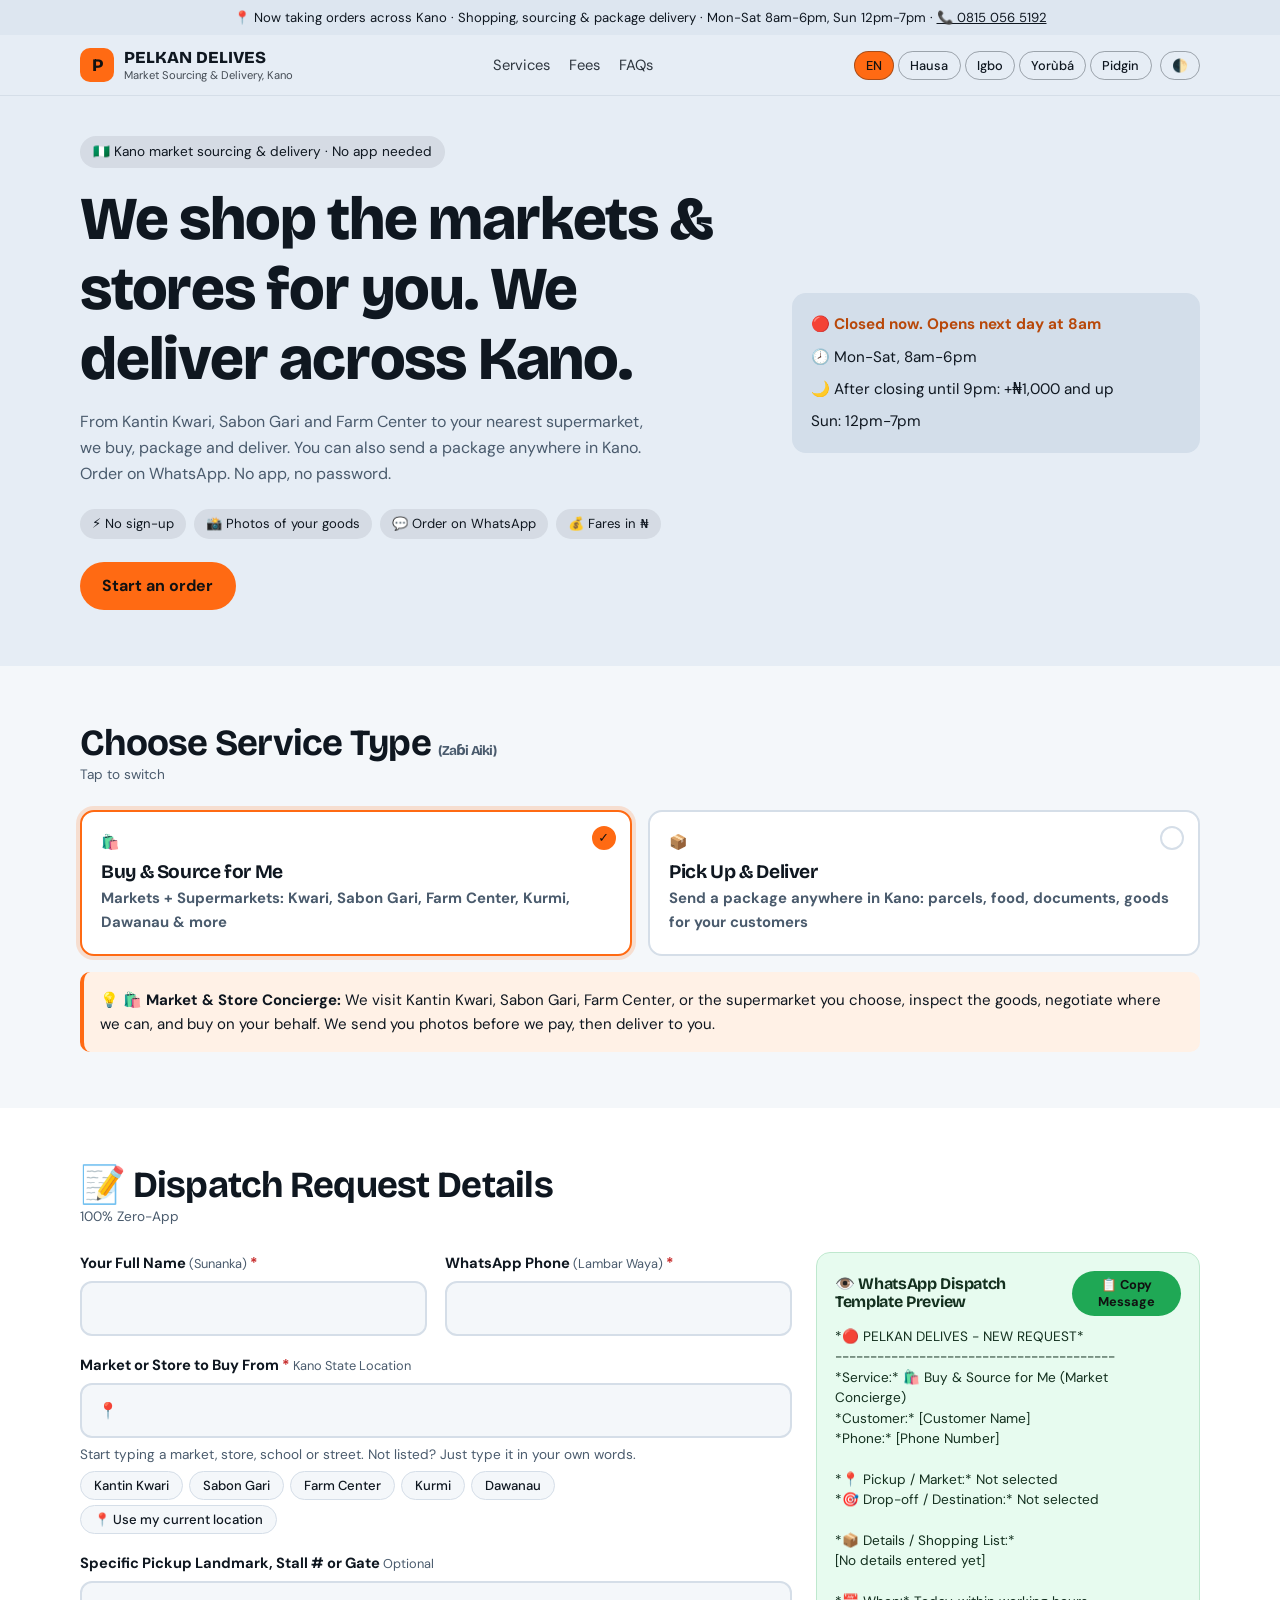
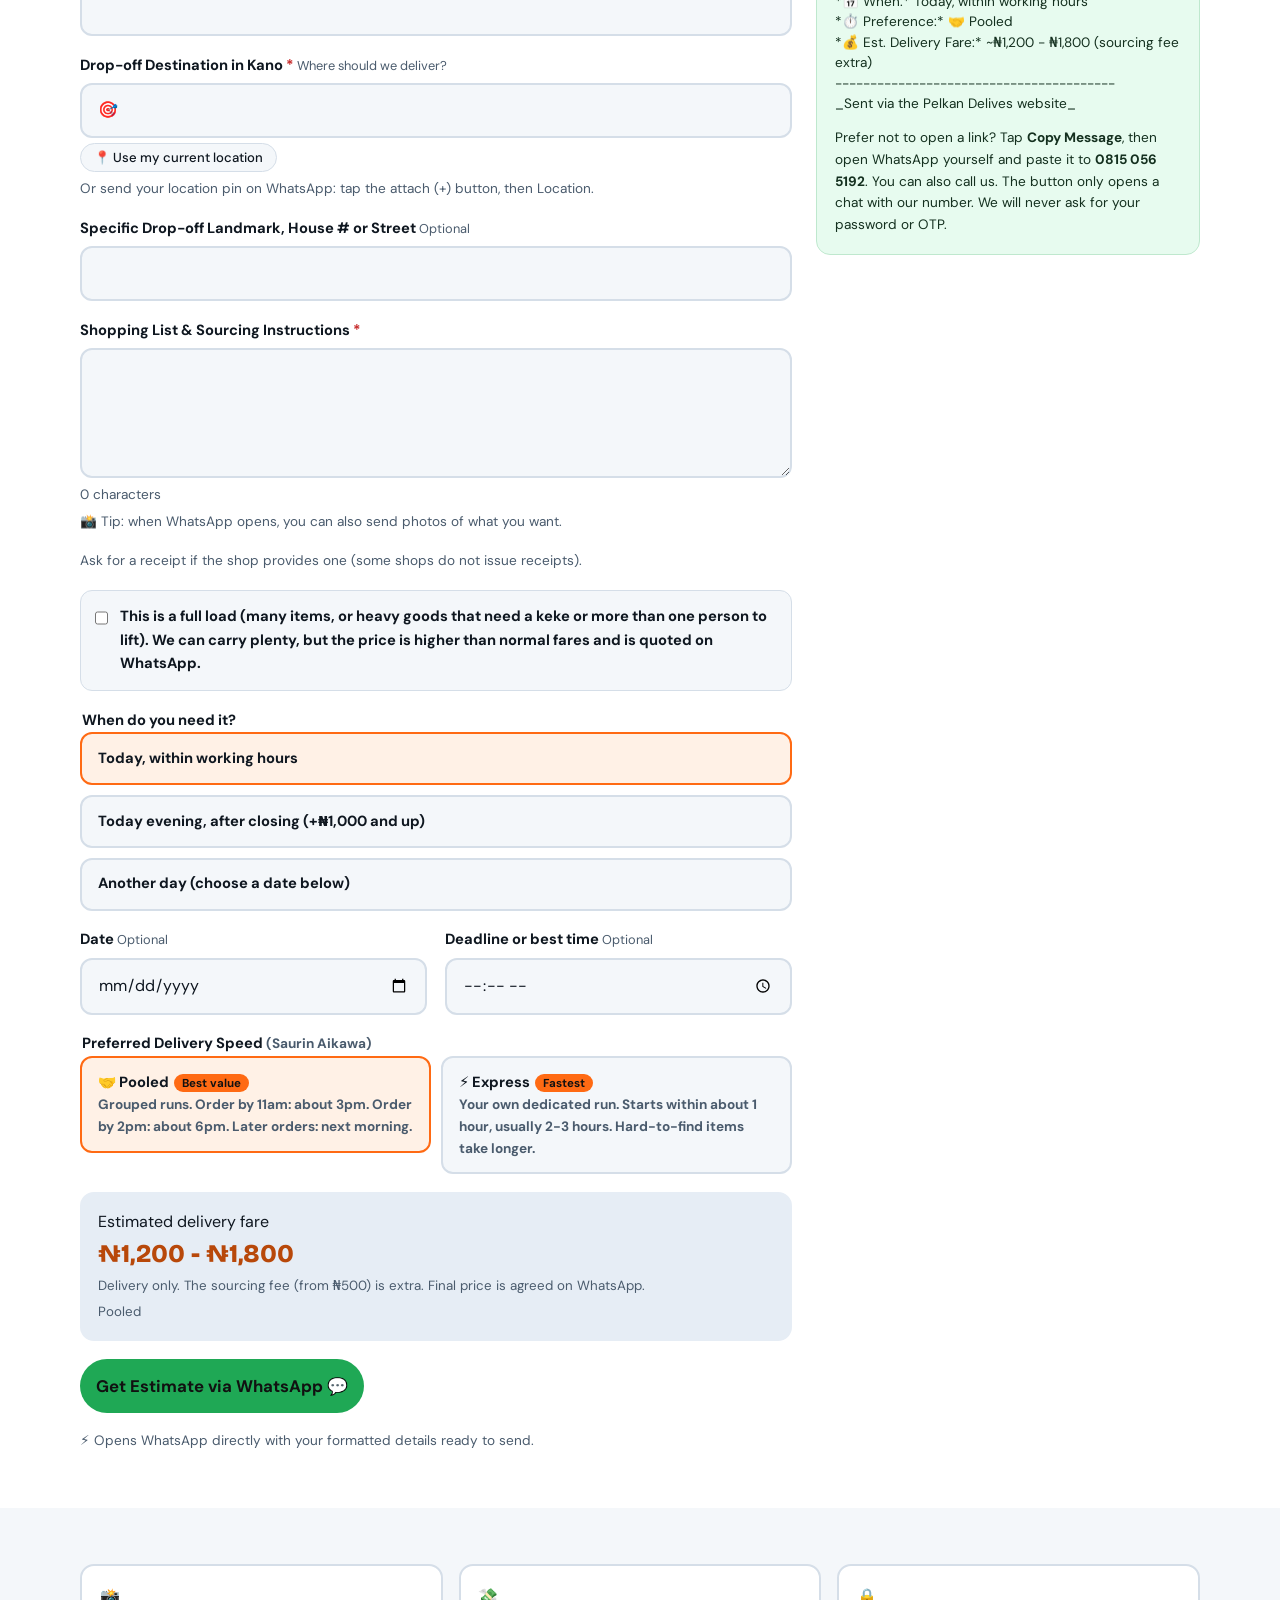
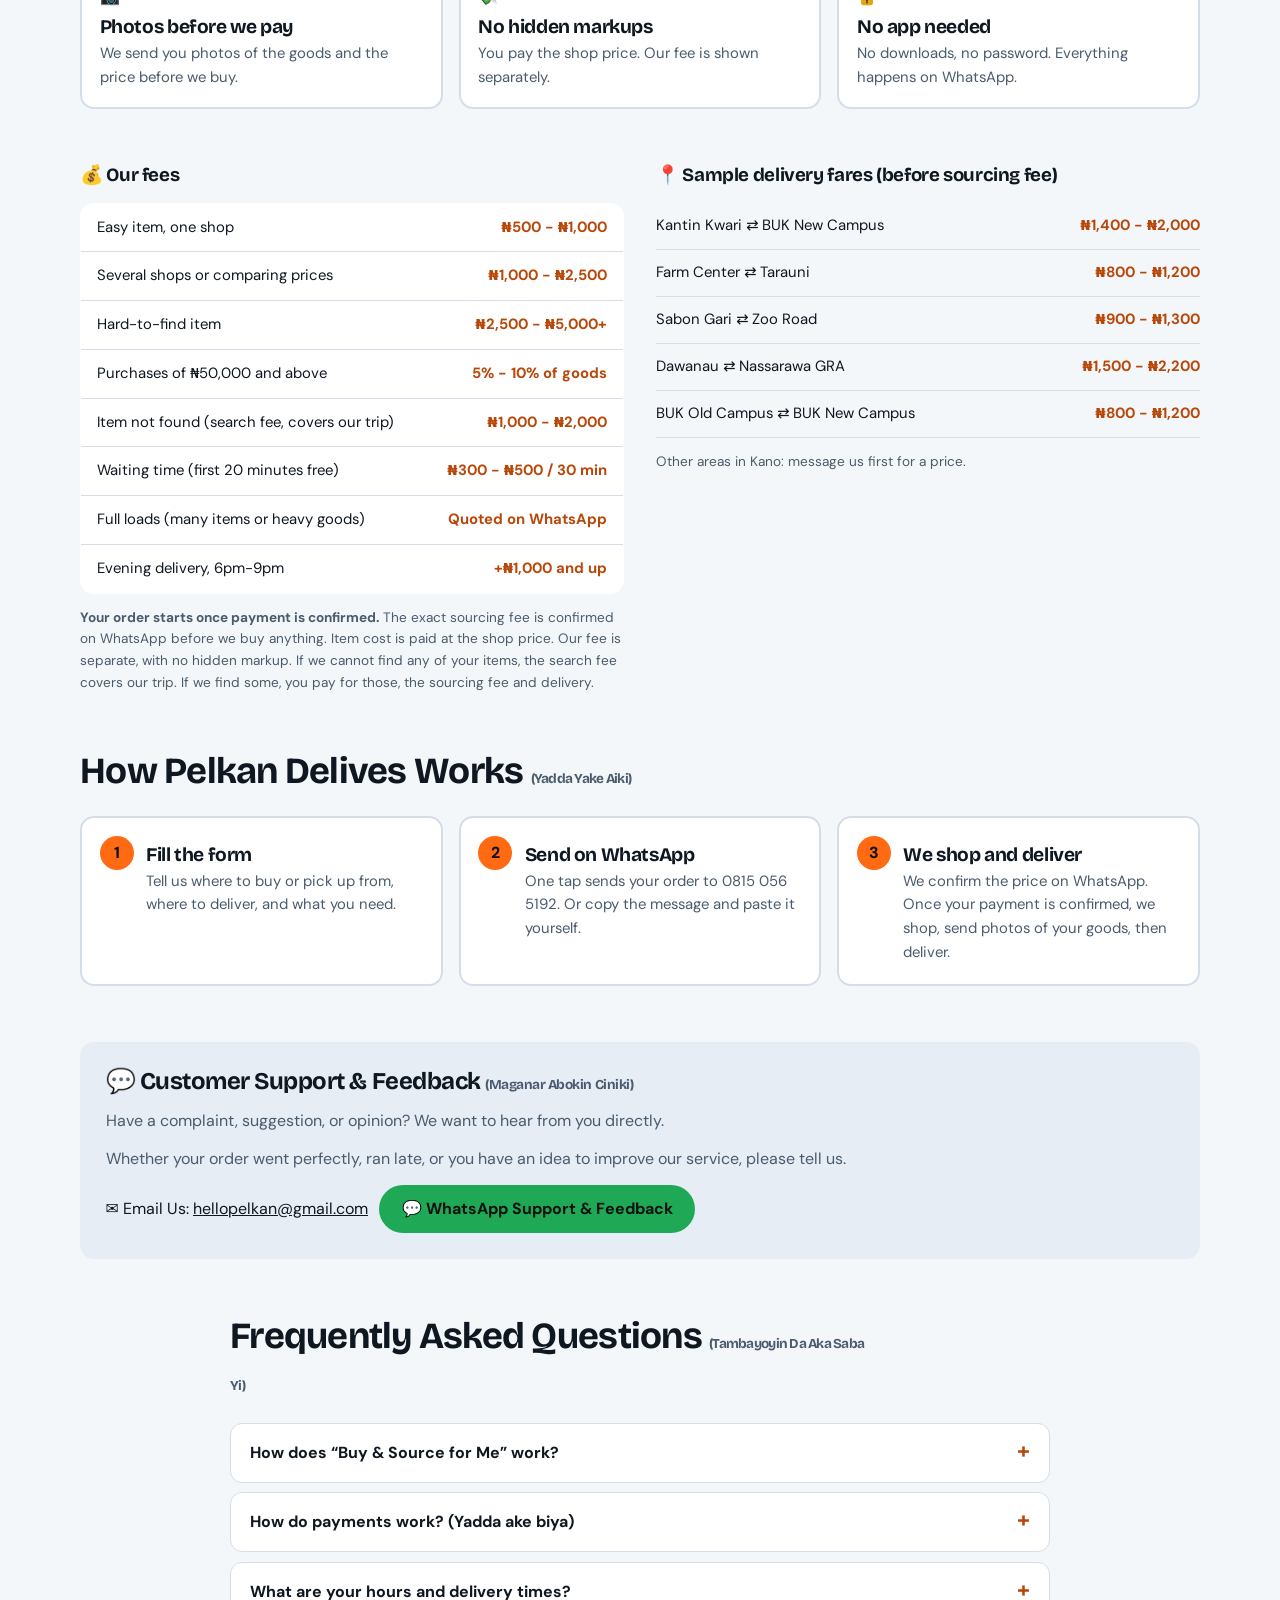
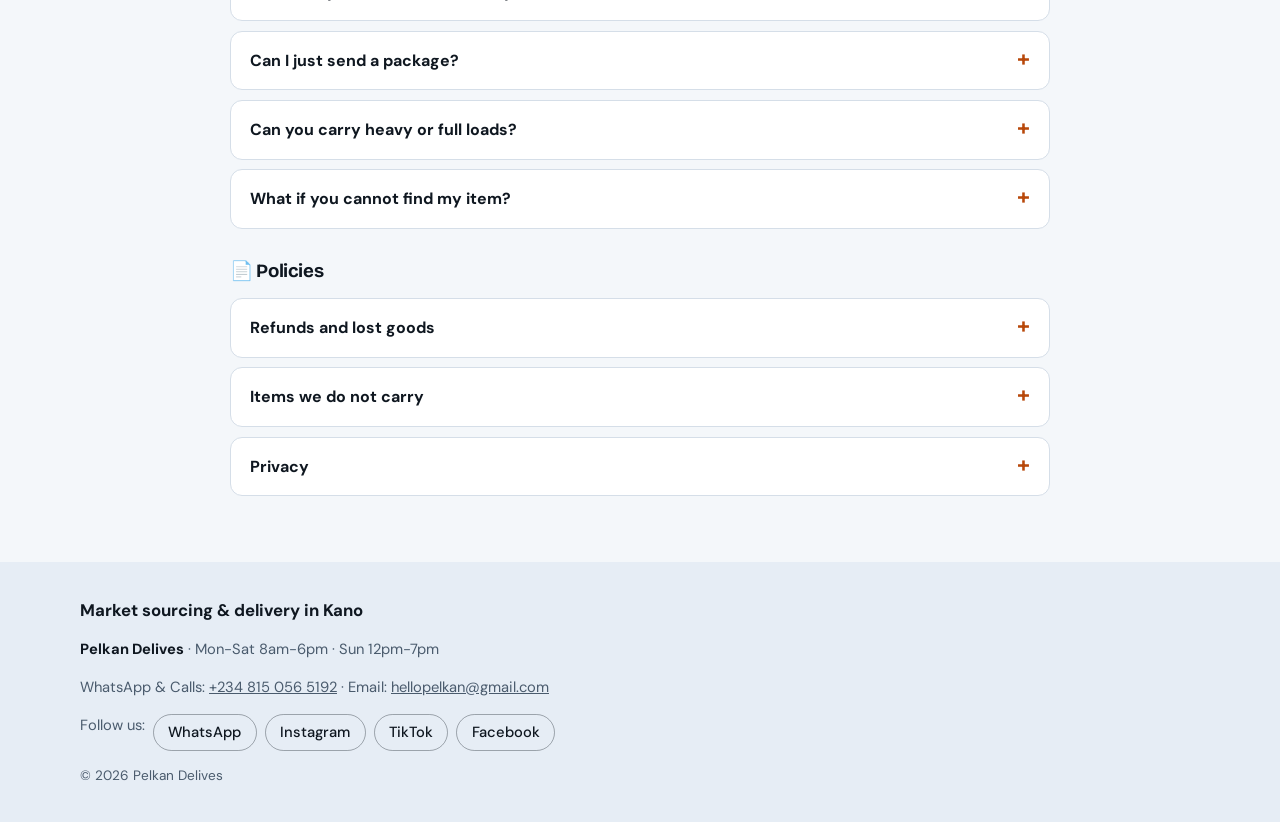
<file: index.html>
<!DOCTYPE html>
<html lang="en">
<head>
<meta charset="utf-8">
<meta name="viewport" content="width=device-width, initial-scale=1, maximum-scale=5">
<title>Pelkan Delives | Market Sourcing & Delivery in Kano</title>
<meta name="description" content="We shop the markets and stores of Kano for you and deliver across Kano. Order on WhatsApp, no app needed. Mon-Sat 8am-6pm, Sun 12pm-7pm.">
<meta property="og:title" content="Pelkan Delives | Market Sourcing & Delivery in Kano">
<meta property="og:description" content="We shop the Kano markets for you and deliver. Order on WhatsApp, no app needed.">
<meta property="og:image" content="https://pelkan.com.ng/og-image.png">
<meta property="og:url" content="https://pelkan.com.ng/">
<meta name="twitter:card" content="summary_large_image">
<link rel="canonical" href="https://pelkan.com.ng/">
<link href="https://fonts.googleapis.com/css2?family=Bricolage+Grotesque:opsz,wght@12..96,700;12..96,800&family=DM+Sans:wght@400;500;700&display=swap" rel="stylesheet">
<style>
/* LIGHT MODE: light backgrounds, near-black text */
:root{--bg:#F4F7FA;--surf:#FFFFFF;--ink:#0F1720;--mut:#4A5B6D;--line:#D5DEE8;--navy:#E6EDF5;--navy2:#D3DEEA;--sig:#FF6A13;--sigd:#B8480A;--tint:#FFF1E6;--wa:#1FA855;--tk:#E7FBEF;--tkl:#BFE8CE;--tkt:#14301F;--err:#C62828;--r:14px}

/* DARK MODE: the original dark colors */
:root[data-theme=dark]{--bg:#08121F;--surf:#10213A;--ink:#EAF0F7;--mut:#9DB0C4;--line:#24395A;--navy:#0A1B30;--navy2:#142C4A;--sigd:#FF8A45;--tint:#2A1D14;--tk:#0F2A1D;--tkl:#1F5A3B;--tkt:#CFF2DD;--err:#FF8A80}
*{box-sizing:border-box;margin:0}
html{scroll-behavior:smooth;scroll-padding-top:110px}
body{font:400 1rem/1.6 'DM Sans',system-ui,sans-serif;color:var(--ink);background:var(--bg);-webkit-font-smoothing:antialiased;transition:background .2s,color .2s}
h1,h2,h3,h4{font-family:'Bricolage Grotesque',system-ui,sans-serif;line-height:1.15;letter-spacing:-.02em}
a{color:inherit}
:focus-visible{outline:3px solid var(--sig);outline-offset:3px}
.wrap{width:min(1120px,100% - 2rem);margin-inline:auto}
section{padding:3.5rem 0}
.btn{display:inline-flex;align-items:center;justify-content:center;gap:.5rem;font:700 1rem 'DM Sans',sans-serif;padding:.85rem 1.4rem;border-radius:999px;border:0;background:var(--sig);color:#fff;text-decoration:none;cursor:pointer;transition:background .2s}
.btn:hover{background:#E5560A}
.btn.alt{background:transparent;color:var(--ink);box-shadow:inset 0 0 0 2px var(--line)}
.btn.wa{background:var(--wa)}
.small{font-size:.85rem;color:var(--mut)}
/* top */
.bar{background:#050E1A;color:#D5E0EC;font-size:.82rem;padding:.45rem 0;text-align:center}
header{position:sticky;top:0;z-index:30;background:var(--navy);color:#fff}
.nav{display:flex;align-items:center;justify-content:space-between;gap:.75rem;min-height:60px;flex-wrap:wrap;padding:.4rem 0}
.logo{display:flex;align-items:center;gap:.6rem;text-decoration:none}
.logo b{width:34px;height:34px;border-radius:10px;background:var(--sig);display:grid;place-items:center;font:800 1.1rem 'Bricolage Grotesque'}
.logo span{font:800 1.05rem/1.1 'Bricolage Grotesque'}
.logo small{display:block;font:400 .7rem 'DM Sans';opacity:.75}
.tools{display:flex;align-items:center;gap:.5rem}
.langs{display:flex;gap:.25rem;overflow-x:auto}
.langs button,.theme{font:500 .8rem 'DM Sans';color:#fff;background:transparent;border:1px solid rgba(255,255,255,.3);border-radius:999px;padding:.3rem .7rem;cursor:pointer;white-space:nowrap}
.langs button[aria-pressed=true]{background:var(--sig);border-color:var(--sig)}
.links{display:none;gap:1.2rem}.links a{text-decoration:none;font-size:.92rem;opacity:.85}
/* hero */
.hero{background:var(--navy);color:#fff;padding:2.5rem 0 3.5rem}
.hero .wrap{display:grid;gap:2rem}
.flag{display:inline-block;font-size:.85rem;background:rgba(255,255,255,.1);padding:.3rem .8rem;border-radius:999px;margin-bottom:1rem}
.hero h1{font-size:clamp(2.1rem,8vw,3.8rem);font-weight:800}
.lead{margin:1rem 0 1.4rem;color:#C9D6E4;max-width:36rem}
.chips{display:flex;flex-wrap:wrap;gap:.5rem;margin-bottom:1.4rem}
.chips span{font-size:.82rem;background:rgba(255,255,255,.1);padding:.3rem .75rem;border-radius:999px}
.hours{background:var(--navy2);border-radius:var(--r);padding:1.2rem;display:grid;gap:.5rem;font-size:.95rem}
#status{font-weight:700}
#status.open{color:#5EE29A}#status.closed{color:#FFB27F}
/* cards */
.head{max-width:40rem;margin-bottom:1.5rem}.head h2{font-size:clamp(1.6rem,5vw,2.3rem)}
.tog{display:grid;gap:1rem}
.t{position:relative}.t input{position:absolute;inset:0;opacity:0;cursor:pointer;z-index:1}
.card{background:var(--surf);border:2px solid var(--line);border-radius:var(--r);padding:1.2rem;height:100%;position:relative;transition:border-color .2s,box-shadow .2s}
.t input:checked+.card{border-color:var(--sig);box-shadow:0 0 0 4px rgba(255,106,19,.18)}
.t input:focus-visible+.card{outline:3px solid var(--sig);outline-offset:3px}
.card h3{font-size:1.2rem;margin:.4rem 0 .25rem}.card p{color:var(--mut);font-size:.93rem}
.ck{position:absolute;top:.9rem;right:.9rem;width:24px;height:24px;border-radius:50%;border:2px solid var(--line);display:grid;place-items:center;font-size:.8rem;color:transparent}
.t input:checked+.card .ck{background:var(--sig);border-color:var(--sig);color:#fff}
.tip{margin-top:1rem;background:var(--tint);border-left:4px solid var(--sig);border-radius:10px;padding:1rem;font-size:.94rem}
/* form */
#order{background:var(--surf)}
.og{display:grid;gap:1.5rem}
form{display:grid;gap:1.1rem}
.f{display:grid;gap:.35rem}.two{display:grid;gap:1.1rem}
label,legend{font-weight:700;font-size:.92rem}
label i{font-style:normal;font-weight:400;color:var(--mut);font-size:.8rem}
.req{color:var(--err)}
input[type=text],input[type=tel],input[type=date],input[type=time],textarea{width:100%;font:inherit;color:var(--ink);padding:.8rem 1rem;border:2px solid var(--line);border-radius:12px;background:var(--bg)}
textarea{min-height:130px;resize:vertical}
input:focus,textarea:focus{outline:none;border-color:var(--sig)}
.msg{color:var(--err);font-size:.85rem;display:none}.f.err .msg{display:block}.f.err input,.f.err textarea{border-color:var(--err)}
.pills{display:flex;flex-wrap:wrap;gap:.4rem}
.pills button,.loc{font:500 .82rem 'DM Sans';background:var(--bg);color:var(--ink);border:1px solid var(--line);border-radius:999px;padding:.3rem .8rem;cursor:pointer}
.pills button:hover,.loc:hover{border-color:var(--sig)}
.loc{justify-self:start}
fieldset{border:0;padding:0;display:grid;gap:.5rem}
.opts{display:grid;gap:.6rem}
.o{position:relative}.o input{position:absolute;inset:0;opacity:0;cursor:pointer}
.o div{border:2px solid var(--line);border-radius:12px;padding:.8rem 1rem;background:var(--bg)}
.o input:checked+div{border-color:var(--sig);background:var(--tint)}
.o input:focus-visible+div{outline:3px solid var(--sig);outline-offset:3px}
.o small{display:block;color:var(--mut);font-size:.85rem}
.o em{font-style:normal;font-size:.72rem;background:var(--sig);color:#fff;border-radius:99px;padding:.1rem .5rem;margin-left:.3rem}
.chk{display:flex;gap:.7rem;align-items:flex-start;background:var(--bg);border:1px solid var(--line);border-radius:12px;padding:.9rem;font-size:.92rem}
.chk input{margin-top:.25rem;width:18px;height:18px;accent-color:var(--sig)}
.est{background:var(--navy);color:#fff;border-radius:var(--r);padding:1.1rem}
.est strong{display:block;font:800 1.6rem 'Bricolage Grotesque';color:#FFB27F;margin:.2rem 0}
.est small{color:#B7C8DA}
.sub{width:100%;font-size:1.05rem;padding:1rem}
.pv{background:var(--tk);border:1px solid var(--tkl);border-radius:var(--r);padding:1.1rem;align-self:start}
.pv h3{font-size:1rem;display:flex;justify-content:space-between;align-items:center;gap:.5rem;margin-bottom:.7rem;color:var(--tkt)}
.pv pre{font:400 .85rem/1.5 'DM Sans';white-space:pre-wrap;word-break:break-word;color:var(--tkt)}
.pv button{font:700 .8rem 'DM Sans';background:var(--wa);color:#fff;border:0;border-radius:99px;padding:.35rem .8rem;cursor:pointer}
/* info */
.trust{display:grid;gap:1rem}
.trust .card{padding:1.1rem}
table{width:100%;border-collapse:collapse;background:var(--surf);border-radius:var(--r);overflow:hidden;border:1px solid var(--line)}
td{padding:.75rem 1rem;border-top:1px solid var(--line);font-size:.93rem;vertical-align:top}
tr:first-child td{border-top:0}td:last-child{font-weight:700;color:var(--sigd);text-align:right;white-space:nowrap}
.two-c{display:grid;gap:2rem}
.fare{display:flex;justify-content:space-between;gap:1rem;padding:.7rem 0;border-bottom:1px solid var(--line);font-size:.93rem}
.fare b{color:var(--sigd);white-space:nowrap}
.steps{display:grid;gap:1rem;counter-reset:s}
.steps .card{padding-left:4rem}
.steps .card::before{counter-increment:s;content:counter(s);position:absolute;left:1.1rem;top:1.1rem;width:34px;height:34px;border-radius:50%;background:var(--sig);color:#fff;display:grid;place-items:center;font-weight:800}
details{background:var(--surf);border:1px solid var(--line);border-radius:12px;padding:1rem 1.2rem;margin-bottom:.6rem}
summary{font-weight:700;cursor:pointer;list-style:none;display:flex;justify-content:space-between;gap:1rem}
summary::-webkit-details-marker{display:none}
summary::after{content:"+";font-size:1.4rem;line-height:1;color:var(--sigd);transition:transform .2s}
details[open] summary::after{transform:rotate(45deg)}
details p{margin-top:.6rem;color:var(--mut)}
.sup{background:var(--navy);color:#fff;border-radius:var(--r);padding:1.6rem;display:grid;gap:.8rem}
.sup p{color:#C9D6E4}.sup .row{display:flex;flex-wrap:wrap;gap:.7rem;align-items:center}
.sup a.mail{color:#fff}
footer{background:var(--navy);color:#C9D6E4;padding:2.2rem 0 5rem;font-size:.92rem}
footer .wrap{display:grid;gap:.9rem}
.soc{display:flex;flex-wrap:wrap;gap:.5rem}
.soc a{border:1px solid rgba(255,255,255,.3);border-radius:99px;padding:.35rem .9rem;text-decoration:none;color:#fff;font-weight:500}
.soc a:hover{background:var(--sig);border-color:var(--sig)}
.dock{position:fixed;left:0;right:0;bottom:0;z-index:25;display:flex;gap:.5rem;padding:.6rem 1rem;background:var(--navy);box-shadow:0 -4px 16px rgba(0,0,0,.25)}
.dock .btn{flex:1;padding:.7rem}
@media(min-width:760px){.links{display:flex}.hero .wrap{grid-template-columns:1.25fr .75fr;align-items:center}.tog,.two,.opts.c2{grid-template-columns:1fr 1fr}.trust{grid-template-columns:repeat(3,1fr)}.steps{grid-template-columns:repeat(3,1fr)}.og{grid-template-columns:1.3fr .7fr}.pv{position:sticky;top:130px}.two-c{grid-template-columns:1fr 1fr}.sub{width:auto;justify-self:start}.dock{display:none}footer{padding-bottom:2.2rem}}
@media(prefers-reduced-motion:reduce){*{transition:none!important;scroll-behavior:auto!important}}
/* ===== LIGHT MODE OVERRIDES (dark text on light panels) ===== */
:root:not([data-theme=dark]) .bar{background:#DDE6F0;color:var(--ink)}
:root:not([data-theme=dark]) header{border-bottom:1px solid var(--line)}
:root:not([data-theme=dark]) header,
:root:not([data-theme=dark]) .hero,
:root:not([data-theme=dark]) .est,
:root:not([data-theme=dark]) .sup,
:root:not([data-theme=dark]) .dock{color:var(--ink)}
:root:not([data-theme=dark]) footer{color:var(--mut)}
:root:not([data-theme=dark]) footer b,
:root:not([data-theme=dark]) .soc a,
:root:not([data-theme=dark]) .sup a.mail{color:var(--ink)!important}
:root:not([data-theme=dark]) footer .small,
:root:not([data-theme=dark]) .sup .small{color:var(--mut)!important}
:root:not([data-theme=dark]) .lead,
:root:not([data-theme=dark]) .sup p,
:root:not([data-theme=dark]) .est small{color:var(--mut)}
:root:not([data-theme=dark]) .est strong{color:var(--sigd)}
:root:not([data-theme=dark]) .flag,
:root:not([data-theme=dark]) .chips span{background:rgba(15,23,32,.08)}
:root:not([data-theme=dark]) .langs button,
:root:not([data-theme=dark]) .theme,
:root:not([data-theme=dark]) .soc a{color:var(--ink);border-color:rgba(15,23,32,.35)}
:root:not([data-theme=dark]) .dock .btn.alt{color:var(--ink)!important;box-shadow:inset 0 0 0 2px rgba(15,23,32,.35)!important}
:root:not([data-theme=dark]) #status.open{color:#0E7A3E}
:root:not([data-theme=dark]) #status.closed{color:#B8480A}
/* black text on orange and green buttons for readability */
:root:not([data-theme=dark]) .btn,
:root:not([data-theme=dark]) .pv button,
:root:not([data-theme=dark]) .logo b,
:root:not([data-theme=dark]) .langs button[aria-pressed=true],
:root:not([data-theme=dark]) .steps .card::before,
:root:not([data-theme=dark]) .o em,
:root:not([data-theme=dark]) .t input:checked+.card .ck{color:#111}
:root:not([data-theme=dark]) .btn.alt{color:var(--ink)}
</style>
</head>
<body>
<div class="bar">📍 Now taking orders across Kano · Shopping, sourcing &amp; package delivery · Mon-Sat 8am-6pm, Sun 12pm-7pm · <a href="tel:+2348150565192">📞 0815 056 5192</a></div>
<header>
 <div class="wrap nav">
  <a class="logo" href="#top"><b>P</b><span>PELKAN DELIVES<small>Market Sourcing &amp; Delivery, Kano</small></span></a>
  <nav class="links" aria-label="Main"><a href="#services" data-t="n1">Services</a><a href="#fees" data-t="n2">Fees</a><a href="#faq" data-t="n3">FAQs</a></nav>
  <div class="tools">
   <div class="langs" role="group" aria-label="Language">
    <button data-l="en" aria-pressed="true">EN</button><button data-l="ha" aria-pressed="false">Hausa</button><button data-l="ig" aria-pressed="false">Igbo</button><button data-l="yo" aria-pressed="false">Yorùbá</button><button data-l="pcm" aria-pressed="false">Pidgin</button>
   </div>
   <button class="theme" id="theme" aria-label="Switch light or dark mode">🌓</button>
  </div>
 </div>
</header>

<main id="top">
<section class="hero"><div class="wrap">
 <div>
  <span class="flag">🇳🇬 Kano market sourcing &amp; delivery · No app needed</span>
  <h1 data-t="h1">We shop the markets &amp; stores for you. We deliver across Kano.</h1>
  <p class="lead" data-t="lead">From Kantin Kwari, Sabon Gari and Farm Center to your nearest supermarket, we buy, package and deliver. You can also send a package anywhere in Kano. Order on WhatsApp. No app, no password.</p>
  <div class="chips"><span>⚡ No sign-up</span><span>📸 Photos of your goods</span><span>💬 Order on WhatsApp</span><span>💰 Fares in ₦</span></div>
  <a class="btn" href="#order" data-t="cta">Start an order</a>
 </div>
 <div class="hours">
  <div id="status">Checking hours…</div>
  <div>🕗 Mon-Sat, 8am-6pm</div>
  <div>🌙 After closing until 9pm: +₦1,000 and up</div>
  <div>Sun: 12pm-7pm</div>
 </div>
</div></section>

<section id="services"><div class="wrap">
 <div class="head"><h2><span data-t="svcT">Choose Service Type</span> <span class="small">(Zaɓi Aiki)</span></h2><p class="small">Tap to switch</p></div>
 <div class="tog" role="radiogroup" aria-label="Service type">
  <label class="t"><input type="radio" name="service" value="buy" checked><div class="card"><span class="ck">✓</span><div>🛍️</div><h3 data-t="s1t">Buy &amp; Source for Me</h3><p data-t="s1d">Markets + Supermarkets: Kwari, Sabon Gari, Farm Center, Kurmi, Dawanau &amp; more</p></div></label>
  <label class="t"><input type="radio" name="service" value="pick"><div class="card"><span class="ck">✓</span><div>📦</div><h3 data-t="s2t">Pick Up &amp; Deliver</h3><p data-t="s2d">Send a package anywhere in Kano: parcels, food, documents, goods for your customers</p></div></label>
 </div>
 <div class="tip" id="tip">💡 <b>🛍️ Market &amp; Store Concierge:</b> We visit Kantin Kwari, Sabon Gari, Farm Center, or the supermarket you choose, inspect the goods, negotiate where we can, and buy on your behalf. We send you photos before we pay, then deliver to you.</div>
</div></section>

<section id="order"><div class="wrap">
 <div class="head"><h2>📝 <span data-t="formT">Dispatch Request Details</span></h2><p class="small">100% Zero-App</p></div>
 <div class="og">
 <form id="f" novalidate>
  <div class="two">
   <div class="f"><label for="name"><span data-t="lName">Your Full Name</span> <i>(Sunanka)</i> <span class="req">*</span></label><input type="text" id="name" autocomplete="name"><span class="msg">Please enter your name</span></div>
   <div class="f"><label for="phone"><span data-t="lPhone">WhatsApp Phone</span> <i>(Lambar Waya)</i> <span class="req">*</span></label><input type="tel" id="phone" inputmode="tel" autocomplete="tel"><span class="msg">Please enter a valid phone number</span></div>
  </div>
  <div class="f"><label for="pick"><span id="lPick" data-t="lPick">Market or Store to Buy From</span> <span class="req">*</span> <i>Kano State Location</i></label>
   <input type="text" id="pick" list="sg" autocomplete="off" placeholder="📍">
   <span class="small">Start typing a market, store, school or street. Not listed? Just type it in your own words.</span>
   <div class="pills" id="mk"><button type="button">Kantin Kwari</button><button type="button">Sabon Gari</button><button type="button">Farm Center</button><button type="button">Kurmi</button><button type="button">Dawanau</button></div>
   <button type="button" class="loc" data-for="pick">📍 Use my current location</button>
   <span class="msg">Please enter a pickup point</span></div>
  <div class="f"><label for="pickL">Specific Pickup Landmark, Stall # or Gate <i>Optional</i></label><input type="text" id="pickL"></div>
  <div class="f"><label for="drop"><span data-t="lDrop">Drop-off Destination in Kano</span> <span class="req">*</span> <i>Where should we deliver?</i></label>
   <input type="text" id="drop" list="sg" autocomplete="off" placeholder="🎯">
   <button type="button" class="loc" data-for="drop">📍 Use my current location</button>
   <span class="small">Or send your location pin on WhatsApp: tap the attach (+) button, then Location.</span>
   <span class="msg">Please enter a drop-off location</span></div>
  <datalist id="sg"></datalist>
  <div class="f"><label for="dropL">Specific Drop-off Landmark, House # or Street <i>Optional</i></label><input type="text" id="dropL"></div>
  <div class="f"><label for="list"><span id="lList" data-t="lList">Shopping List &amp; Sourcing Instructions</span> <span class="req">*</span></label><textarea id="list" maxlength="1500"></textarea>
   <span class="small"><span id="cc">0</span> characters</span>
   <span class="small">📸 Tip: when WhatsApp opens, you can also send photos of what you want.</span>
   <span class="msg">Please enter your item list or package details</span></div>
  <p class="small">Ask for a receipt if the shop provides one (some shops do not issue receipts).</p>
  <label class="chk"><input type="checkbox" id="full"><span><b>This is a full load</b> (many items, or heavy goods that need a keke or more than one person to lift). We can carry plenty, but the price is higher than normal fares and is quoted on WhatsApp.</span></label>
  <fieldset><legend data-t="lWhen">When do you need it?</legend>
   <div class="opts">
    <label class="o"><input type="radio" name="when" value="Today, within working hours" checked><div>Today, within working hours</div></label>
    <label class="o"><input type="radio" name="when" value="Today evening, after closing (+₦1,000 and up)"><div>Today evening, after closing (+₦1,000 and up)</div></label>
    <label class="o"><input type="radio" name="when" value="Another day"><div>Another day (choose a date below)</div></label>
   </div></fieldset>
  <div class="two">
   <div class="f"><label for="date">Date <i>Optional</i></label><input type="date" id="date"></div>
   <div class="f"><label for="time">Deadline or best time <i>Optional</i></label><input type="time" id="time"></div>
  </div>
  <fieldset><legend><span data-t="lSpeed">Preferred Delivery Speed</span> <span class="small">(Saurin Aikawa)</span></legend>
   <div class="opts c2">
    <label class="o"><input type="radio" name="speed" value="pooled" checked><div><b data-t="pooled">🤝 Pooled</b><em>Best value</em><small>Grouped runs. Order by 11am: about 3pm. Order by 2pm: about 6pm. Later orders: next morning.</small></div></label>
    <label class="o"><input type="radio" name="speed" value="express"><div><b data-t="express">⚡ Express</b><em>Fastest</em><small>Your own dedicated run. Starts within about 1 hour, usually 2-3 hours. Hard-to-find items take longer.</small></div></label>
   </div></fieldset>
  <div class="est" aria-live="polite"><span>Estimated delivery fare</span><strong id="fare">₦1,200 - ₦1,800</strong><small id="fnote"></small><br><small id="spd">Pooled</small></div>
  <button class="btn wa sub" type="submit" data-t="btn">Get Estimate via WhatsApp 💬</button>
  <p class="small">⚡ Opens WhatsApp directly with your formatted details ready to send.</p>
 </form>
 <aside class="pv"><h3>👁️ WhatsApp Dispatch Template Preview <button type="button" id="copy">📋 Copy Message</button></h3><pre id="pre"></pre>
  <p class="small" style="margin-top:.8rem;color:var(--tkt)">Prefer not to open a link? Tap <b>Copy Message</b>, then open WhatsApp yourself and paste it to <b>0815 056 5192</b>. You can also call us. The button only opens a chat with our number. We will never ask for your password or OTP.</p></aside>
 </div>
</div></section>

<section><div class="wrap trust">
 <div class="card"><div>📸</div><h3>Photos before we pay</h3><p>We send you photos of the goods and the price before we buy.</p></div>
 <div class="card"><div>💸</div><h3>No hidden markups</h3><p>You pay the shop price. Our fee is shown separately.</p></div>
 <div class="card"><div>🔒</div><h3>No app needed</h3><p>No downloads, no password. Everything happens on WhatsApp.</p></div>
</div></section>

<section id="fees" style="padding-top:0"><div class="wrap two-c">
 <div><h3 style="margin-bottom:1rem" data-t="feeT">💰 Our fees</h3>
  <table>
   <tr><td>Easy item, one shop</td><td>₦500 - ₦1,000</td></tr>
   <tr><td>Several shops or comparing prices</td><td>₦1,000 - ₦2,500</td></tr>
   <tr><td>Hard-to-find item</td><td>₦2,500 - ₦5,000+</td></tr>
   <tr><td>Purchases of ₦50,000 and above</td><td>5% - 10% of goods</td></tr>
   <tr><td>Item not found (search fee, covers our trip)</td><td>₦1,000 - ₦2,000</td></tr>
   <tr><td>Waiting time (first 20 minutes free)</td><td>₦300 - ₦500 / 30 min</td></tr>
   <tr><td>Full loads (many items or heavy goods)</td><td>Quoted on WhatsApp</td></tr>
   <tr><td>Evening delivery, 6pm-9pm</td><td>+₦1,000 and up</td></tr>
  </table>
  <p class="small" style="margin-top:.8rem"><b>Your order starts once payment is confirmed.</b> The exact sourcing fee is confirmed on WhatsApp before we buy anything. Item cost is paid at the shop price. Our fee is separate, with no hidden markup. If we cannot find any of your items, the search fee covers our trip. If we find some, you pay for those, the sourcing fee and delivery.</p></div>
 <div><h3 style="margin-bottom:1rem" data-t="fareT">📍 Sample delivery fares (before sourcing fee)</h3>
  <div class="fare"><span>Kantin Kwari ⇄ BUK New Campus</span><b>₦1,400 - ₦2,000</b></div>
  <div class="fare"><span>Farm Center ⇄ Tarauni</span><b>₦800 - ₦1,200</b></div>
  <div class="fare"><span>Sabon Gari ⇄ Zoo Road</span><b>₦900 - ₦1,300</b></div>
  <div class="fare"><span>Dawanau ⇄ Nassarawa GRA</span><b>₦1,500 - ₦2,200</b></div>
  <div class="fare"><span>BUK Old Campus ⇄ BUK New Campus</span><b>₦800 - ₦1,200</b></div>
  <p class="small" style="margin-top:.8rem">Other areas in Kano: message us first for a price.</p></div>
</div></section>

<section style="padding-top:0"><div class="wrap">
 <div class="head"><h2><span data-t="howT">How Pelkan Delives Works</span> <span class="small">(Yadda Yake Aiki)</span></h2></div>
 <div class="steps">
  <div class="card"><h3 data-t="st1">Fill the form</h3><p data-t="sd1">Tell us where to buy or pick up from, where to deliver, and what you need.</p></div>
  <div class="card"><h3 data-t="st2">Send on WhatsApp</h3><p>One tap sends your order to 0815 056 5192. Or copy the message and paste it yourself.</p></div>
  <div class="card"><h3 data-t="st3">We shop and deliver</h3><p>We confirm the price on WhatsApp. Once your payment is confirmed, we shop, send photos of your goods, then deliver.</p></div>
 </div>
</div></section>

<section style="padding-top:0"><div class="wrap"><div class="sup">
 <h2>💬 <span data-t="supT">Customer Support &amp; Feedback</span> <span class="small" style="color:#9DB0C4">(Maganar Abokin Ciniki)</span></h2>
 <p data-t="supD">Have a complaint, suggestion, or opinion? We want to hear from you directly.</p>
 <p>Whether your order went perfectly, ran late, or you have an idea to improve our service, please tell us.</p>
 <div class="row"><span>✉️ Email Us: <a class="mail" href="mailto:hellopelkan@gmail.com">hellopelkan@gmail.com</a></span>
 <a class="btn wa" href="https://wa.me/2348150565192?text=Hello%20Pelkan%20Delives%20Support%2C%20I%20have%20a%20complaint%20%2F%20suggestion%20%2F%20opinion">💬 WhatsApp Support &amp; Feedback</a></div>
</div></div></section>

<section id="faq" style="padding-top:0"><div class="wrap" style="max-width:820px">
 <div class="head"><h2><span data-t="faqT">Frequently Asked Questions</span> <span class="small">(Tambayoyin Da Aka Saba Yi)</span></h2></div>
 <details><summary>How does “Buy &amp; Source for Me” work?</summary><p>Tell us what you need and where to find it: a market, a store, or anywhere in Kano. You can send photos of what you want on WhatsApp. Once your payment is confirmed, we find it, send you photos and the price, buy when you approve, and deliver. Some shops give receipts and some do not. If there is none, we send a photo of the goods and the shop, plus the amount paid.</p></details>
 <details><summary>How do payments work? (Yadda ake biya)</summary><p>Your order starts once payment is confirmed. We send you the total on WhatsApp: item money, our sourcing fee and the delivery fare. Pay by bank transfer, and we start as soon as we confirm it. If your items cost less than the money you sent, we return the difference. If they cost more, we ask you to top up before we buy. We will never ask for your password or OTP.</p></details>
 <details><summary>What are your hours and delivery times?</summary><p>Monday to Saturday 8am-6pm, and Sunday 12pm-7pm. After closing until 9pm costs +₦1,000 and up. Express starts within about 1 hour and usually takes 2-3 hours. Pooled (grouped runs): order by 11am for about 3pm, order by 2pm for about 6pm, later orders go next morning. On Sundays we start at 12pm, so runs go out later. Planning ahead? Choose a date and time in the form. Hard-to-find items take longer, and we will tell you.</p></details>
 <details><summary>Can I just send a package?</summary><p>Yes. Choose Pick Up &amp; Deliver to send a parcel, food or documents between any two places in Kano, for example from your shop to your customer.</p></details>
 <details><summary>Can you carry heavy or full loads?</summary><p>Yes, we can carry plenty. Tick “full load” in the form. Full loads cost more than normal fares, and we confirm the price on WhatsApp, so a photo of the load helps.</p></details>
 <details><summary>What if you cannot find my item?</summary><p>We tell you on WhatsApp. If we find none of your items, the search fee covers our trip. If we find some, you pay for those, the sourcing fee, and delivery.</p></details>
 <h3 style="margin:2rem 0 1rem">📄 Policies</h3>
 <details><summary>Refunds and lost goods</summary><p>If we cannot find or buy your item, the item money you sent is returned in full. A search fee, agreed beforehand, covers our trip. If goods are lost or damaged while in our care, we will refund or replace the item cost shown by the receipt or proof of purchase.</p></details>
 <details><summary>Items we do not carry</summary><p>Illegal goods, weapons, drugs, flammable or hazardous items, live animals, and cash.</p></details>
 <details><summary>Privacy</summary><p>We collect your name, phone number, and addresses only to complete your order. We do not sell your data. As you type a location, the text is sent to a free map-search service (Photon, using OpenStreetMap data) to suggest places. If you tap “Use my current location”, a map link with your position is added to your WhatsApp message. This website does not store it. Messages sent through WhatsApp are also handled by WhatsApp under its own terms.</p></details>
</div></section>
</main>

<footer><div class="wrap">
 <b style="color:#fff;font-size:1.05rem">Market sourcing &amp; delivery in Kano</b>
 <div><b>Pelkan Delives</b> · Mon-Sat 8am-6pm · Sun 12pm-7pm</div>
 <div>WhatsApp &amp; Calls: <a href="https://wa.me/2348150565192">+234 815 056 5192</a> · Email: <a href="mailto:hellopelkan@gmail.com">hellopelkan@gmail.com</a></div>
 <div class="soc" aria-label="Follow us">Follow us:
  <a href="https://wa.me/2348150565192" target="_blank" rel="noopener">WhatsApp</a>
  <a href="https://www.instagram.com/hellopelkan/" target="_blank" rel="noopener">Instagram</a>
  <a href="https://www.tiktok.com/@pelkanng" target="_blank" rel="noopener">TikTok</a>
  <a id="fb" href="https://www.facebook.com/" target="_blank" rel="noopener">Facebook</a></div>
 <div class="small" style="color:#9DB0C4">© <span id="yr"></span> Pelkan Delives</div>
</div></footer>
<div class="dock"><a class="btn alt" style="color:#fff;box-shadow:inset 0 0 0 2px rgba(255,255,255,.4)" href="tel:+2348150565192">📞 Call Us</a><a class="btn wa" href="https://wa.me/2348150565192?text=Hello%20Pelkan%20Delives%2C%20I%20have%20an%20inquiry%20about%20a%20delivery%20in%20Kano" target="_blank" rel="noopener">💬 Chat on WhatsApp</a></div>

<script>
const WA="2348150565192";
// Replace with your real Facebook page link (the live site only lists Instagram and TikTok).
document.getElementById("fb").href="https://www.facebook.com/";
const $=id=>document.getElementById(id),q=s=>document.querySelector(s),val=n=>q(`input[name="${n}"]:checked`).value;
let loc={pick:"",drop:""};

/* ---- Languages (key interface text; long FAQ/policy answers stay in English) ---- */
const T={en:{}};
document.querySelectorAll("[data-t]").forEach(e=>T.en[e.dataset.t]=e.textContent);
T.ha={n1:"Ayyuka",n2:"Kuɗaɗe",n3:"Tambayoyi",h1:"Muna siyayya a kasuwanni da shaguna dominku. Muna kai muku a ko’ina cikin Kano.",lead:"Daga Kantin Kwari, Sabon Gari da Farm Center zuwa kantin da kuka zaɓa, muna saya, mu tattara, mu kai muku. Ku yi oda ta WhatsApp. Babu app, babu kalmar sirri.",cta:"Fara oda",svcT:"Zaɓi Nau’in Aiki",s1t:"Saya Min Kaya",s1d:"Kasuwanni da manyan shaguna: Kwari, Sabon Gari, Farm Center, Kurmi, Dawanau da sauransu",s2t:"Ɗauka Ka Kai",s2d:"Aika kaya ko’ina a Kano: fakiti, abinci, takardu, kayan kwastomomi",formT:"Bayanan Buƙatar Aika",lName:"Cikakken Sunanka",lPhone:"Lambar WhatsApp",lPick:"Kasuwa ko Shago da za a saya",lDrop:"Wurin da za a kai a Kano",lList:"Jerin kaya da umarni",lWhen:"Yaushe kuke buƙata?",lSpeed:"Saurin Aikawa",pooled:"🤝 Haɗaɗɗe",express:"⚡ Gaggawa",btn:"Samu Farashi ta WhatsApp 💬",feeT:"💰 Kuɗaɗenmu",fareT:"📍 Misalin kuɗin kai kaya",howT:"Yadda Yake Aiki",st1:"Cike fom",sd1:"Faɗa mana inda za a saya ko ɗauka, inda za a kai, da abin da kuke so.",st2:"Aika ta WhatsApp",st3:"Mu saya mu kai",supT:"Maganar Abokin Ciniki",supD:"Kuna da ƙorafi, shawara ko ra’ayi? Muna son jin daga gare ku kai tsaye.",faqT:"Tambayoyin Da Aka Saba Yi"};
T.ig={n1:"Ọrụ",n2:"Ụgwọ",n3:"Ajụjụ",h1:"Anyị na-azụrụ gị ihe n’ahịa na n’ụlọ ahịa. Anyị na-ebuga ya n’ebe ọ bụla na Kano.",lead:"Site na Kantin Kwari, Sabon Gari na Farm Center ruo n’ụlọ ahịa ị họọrọ, anyị na-azụ, kwakọọ, buga. Tinye oda na WhatsApp. Enweghị app, enweghị paswọọdụ.",cta:"Malite oda",svcT:"Họrọ Ụdị Ọrụ",s1t:"Zụrụ M Ihe",s1d:"Ahịa na ụlọ ahịa ukwu: Kwari, Sabon Gari, Farm Center, Kurmi, Dawanau na ndị ọzọ",s2t:"Were Buga",s2d:"Zipu ngwugwu n’ebe ọ bụla na Kano: akwụkwọ, nri, ngwa ahịa ndị ahịa gị",formT:"Nkọwa Ihe Ị Chọrọ Ibuga",lName:"Aha Gị Zuru Ezu",lPhone:"Nọmba WhatsApp",lPick:"Ahịa ma ọ bụ ụlọ ahịa a ga-azụ site na ya",lDrop:"Ebe a ga-ebuga na Kano",lList:"Ndepụta ihe a ga-azụ na ntụziaka",lWhen:"Mgbe ị chọrọ ya?",lSpeed:"Ọsọ Nnyefe Ị Chọrọ",pooled:"🤝 Ejikọtara",express:"⚡ Ọsọ ọsọ",btn:"Nweta Ọnụ Ahịa na WhatsApp 💬",feeT:"💰 Ụgwọ anyị",fareT:"📍 Ọnụ ahịa mbugo ọmụmaatụ",howT:"Otu Ọ Si Arụ Ọrụ",st1:"Mejupụta fọm",sd1:"Gwa anyị ebe a ga-azụ ma ọ bụ were, ebe a ga-ebuga, na ihe ị chọrọ.",st2:"Zipu na WhatsApp",st3:"Anyị na-azụ ma buga",supT:"Nkwado Ndị Ahịa na Nzaghachi",supD:"Ị nwere mkpesa, aro ma ọ bụ echiche? Anyị chọrọ ịnụ site n’aka gị.",faqT:"Ajụjụ A Na-ajụkarị"};
T.yo={n1:"Iṣẹ́",n2:"Owó",n3:"Àwọn ìbéèrè",h1:"A ń rajà fún yín ní ọjà àti ilé ìtajà. A ń gbé e dé ibikíbi ní Kano.",lead:"Láti Kantin Kwari, Sabon Gari àti Farm Center sí ilé ìtajà tí ẹ yàn, a ó ra, a ó di, a ó sì gbé e dé. Ẹ pàṣẹ lórí WhatsApp. Kò sí app, kò sí ọ̀rọ̀ìpamọ́.",cta:"Bẹ̀rẹ̀ ìpàṣẹ",svcT:"Yan Irú Iṣẹ́",s1t:"Ràn Mí Lọ́wọ́ Ra Ọjà",s1d:"Ọjà àti ilé ìtajà ńlá: Kwari, Sabon Gari, Farm Center, Kurmi, Dawanau àti bẹ́ẹ̀ bẹ́ẹ̀ lọ",s2t:"Gbà Kí O Gbé Dé",s2d:"Fi ẹrù ránṣẹ́ sí ibikíbi ní Kano: àpò, oúnjẹ, ìwé, ọjà àwọn oníbàárà yín",formT:"Àlàyé Ìbéèrè Ìfiránṣẹ́",lName:"Orúkọ Kíkún Yín",lPhone:"Nọ́mbà WhatsApp",lPick:"Ọjà tàbí ilé ìtajà tí a ó ti ra",lDrop:"Ibi tí a ó gbé e lọ ní Kano",lList:"Àtòkọ ọjà àti ìtọ́ni",lWhen:"Ìgbà wo ni ẹ nílò rẹ̀?",lSpeed:"Ìyára Ìfiránṣẹ́ Tí Ẹ Fẹ́",pooled:"🤝 Àpapọ̀",express:"⚡ Kíákíá",btn:"Gba Iye Owó lórí WhatsApp 💬",feeT:"💰 Owó wa",fareT:"📍 Àpẹẹrẹ owó ìfiránṣẹ́",howT:"Bí Ó Ṣe Ń Ṣiṣẹ́",st1:"Kún fọ́ọ̀mù",sd1:"Sọ ibi tí a ó ti ra tàbí gbà, ibi tí a ó gbé e dé, àti ohun tí ẹ nílò.",st2:"Fi ránṣẹ́ lórí WhatsApp",st3:"A ó ra, a ó sì gbé e dé",supT:"Ìrànlọ́wọ́ Oníbàárà àti Èsì",supD:"Ẹ ní ẹ̀dùn ọkàn, àbá tàbí èrò? À ń fẹ́ gbọ́ látọ̀dọ̀ yín taara.",faqT:"Àwọn Ìbéèrè Tí A Máa Ń Béèrè"};
T.pcm={n1:"Services",n2:"Fees",n3:"Questions",h1:"We dey shop for market and store for you. We dey deliver everywhere for Kano.",lead:"From Kantin Kwari, Sabon Gari and Farm Center reach your nearest supermarket, we go buy, pack and deliver. You fit also send package anywhere for Kano. Order for WhatsApp. No app, no password.",cta:"Start order",svcT:"Choose Wetin You Want",s1t:"Buy & Source for Me",s1d:"Market and supermarket: Kwari, Sabon Gari, Farm Center, Kurmi, Dawanau and more",s2t:"Pick Up & Deliver",s2d:"Send package anywhere for Kano: parcel, food, document, goods for your customers",formT:"Dispatch Request Details",lName:"Your Full Name",lPhone:"WhatsApp Number",lPick:"Market or Store wey we go buy from",lDrop:"Where we go deliver for Kano",lList:"Shopping List & Instructions",lWhen:"When you need am?",lSpeed:"Delivery Speed Wey You Want",pooled:"🤝 Pooled",express:"⚡ Express",btn:"Get Price for WhatsApp 💬",feeT:"💰 Our fees",fareT:"📍 Sample delivery fares (before sourcing fee)",howT:"How Pelkan Delives Dey Work",st1:"Fill the form",sd1:"Tell us where to buy or pick from, where to deliver, and wetin you need.",st2:"Send am for WhatsApp",st3:"We go shop and deliver",supT:"Customer Support & Feedback",supD:"You get complaint, suggestion or opinion? We wan hear from you direct.",faqT:"Questions Wey People Dey Ask"};
const LN={en:"en",ha:"ha",ig:"ig",yo:"yo",pcm:"pcm"};
let lang="en";
function setLang(l){
  lang=l;document.documentElement.lang=LN[l];
  document.querySelectorAll("[data-t]").forEach(e=>e.textContent=(T[l]&&T[l][e.dataset.t])||T.en[e.dataset.t]);
  document.querySelectorAll(".langs button").forEach(b=>b.setAttribute("aria-pressed",b.dataset.l===l));
  try{localStorage.setItem("pd-lang",l)}catch(e){}
  refresh();
}
document.querySelectorAll(".langs button").forEach(b=>b.onclick=()=>setLang(b.dataset.l));

/* ---- Theme: follows device, with manual toggle ---- */
const root=document.documentElement;
function setTheme(t){root.dataset.theme=t;try{localStorage.setItem("pd-theme",t)}catch(e){}}
let saved=null;try{saved=localStorage.getItem("pd-theme")}catch(e){}
setTheme(saved||(matchMedia("(prefers-color-scheme:dark)").matches?"dark":"light"));
$("theme").onclick=()=>setTheme(root.dataset.theme==="dark"?"light":"dark");

/* ---- Opening hours (Nigeria time) ---- */
function hours(){
  const p=new Intl.DateTimeFormat("en-GB",{timeZone:"Africa/Lagos",weekday:"short",hour:"numeric",hour12:false}).formatToParts(new Date());
  const d=p.find(x=>x.type==="weekday").value,h=+p.find(x=>x.type==="hour").value%24;
  const sun=d==="Sun",o=sun?12:8,c=sun?19:18,el=$("status");
  if(h>=o&&h<c){el.textContent="🟢 Open now";el.className="open"}
  else if(h>=c&&h<21){el.textContent="🌙 Evening deliveries until 9pm (+₦1,000 and up)";el.className="closed"}
  else{el.textContent="🔴 Closed now. Opens "+(h<o?"today":"next day")+" at "+(h<o?(o===12?"12pm":"8am"):(d==="Sat"?"12pm":"8am"));el.className="closed"}
}

/* ---- Message builder ---- */
const buy=()=>val("service")==="buy";
function fare(){
  if($("full").checked)return["Quoted on WhatsApp (full load)","Full loads cost more than normal fares."];
  const n=buy()?" The sourcing fee (from ₦500) is extra.":"";
  return val("speed")==="pooled"?["₦1,200 - ₦1,800","Delivery only."+n+" Final price is agreed on WhatsApp."]:["Agreed on WhatsApp","Express is quoted per run."+n+" Final price is agreed on WhatsApp."];
}
function msg(){
  const v=id=>$(id).value.trim(),B=buy(),f=fare(),sp=val("speed")==="pooled"?"🤝 Pooled":"⚡ Express";
  const pick=v("pick")?v("pick")+(v("pickL")?" ("+v("pickL")+")":"")+(loc.pick&&v("pick")==="My current location"?" "+loc.pick:""):"Not selected";
  const drop=v("drop")?v("drop")+(v("dropL")?" ("+v("dropL")+")":"")+(loc.drop&&v("drop")==="My current location"?" "+loc.drop:""):"Not selected";
  const wh=val("when")+(v("date")?" - "+v("date"):"")+(v("time")?" at "+v("time"):"");
  return ["*🔴 PELKAN DELIVES - NEW REQUEST*","----------------------------------------",
   "*Service:* "+(B?"🛍️ Buy & Source for Me (Market Concierge)":"📦 Pick Up & Deliver"),
   "*Customer:* "+(v("name")||"[Customer Name]"),"*Phone:* "+(v("phone")||"[Phone Number]"),"",
   "*📍 "+(B?"Pickup / Market":"Pickup")+":* "+pick,"*🎯 Drop-off / Destination:* "+drop,"",
   "*📦 "+(B?"Details / Shopping List":"Details / Package")+":*",v("list")||"[No details entered yet]",
   ...($("full").checked?["","*🚚 FULL LOAD:* Yes (price to be quoted)"]:[]),"",
   "*📅 When:* "+wh,"*⏱️ Preference:* "+sp,"*💰 Est. Delivery Fare:* "+(f[0].startsWith("₦")?"~"+f[0]+(B?" (sourcing fee extra)":""):f[0]),
   "----------------------------------------","_Sent via the Pelkan Delives website_"].join("\n");
}
function refresh(){
  const B=buy(),f=fare();
  $("lPick").textContent=B?(T[lang].lPick||T.en.lPick):({ha:"Inda za a ɗauka",ig:"Ebe a ga-ewere",yo:"Ibi tí a ó ti gbà"}[lang]||"Pickup Location");
  $("lList").textContent=B?(T[lang].lList||T.en.lList):"Package Details & Instructions";
  $("tip").style.display=B?"block":"none";
  $("fare").textContent=f[0];$("fnote").textContent=f[1];$("spd").textContent=val("speed")==="pooled"?"Pooled":"Express";
  $("cc").textContent=$("list").value.length;
  $("pre").textContent=msg();
}
document.querySelectorAll("input,textarea").forEach(e=>{e.addEventListener("input",()=>{e.closest(".f")?.classList.remove("err");refresh()});e.addEventListener("change",refresh)});
$("mk").onclick=e=>{if(e.target.tagName==="BUTTON"){$("pick").value=e.target.textContent;loc.pick="";refresh()}};

/* ---- Geolocation ---- */
document.querySelectorAll(".loc").forEach(b=>b.onclick=()=>{
  const k=b.dataset.for;
  if(!navigator.geolocation){alert("Location is not available on this device. Type the place instead.");return}
  navigator.geolocation.getCurrentPosition(p=>{
    loc[k]="https://maps.google.com/?q="+p.coords.latitude.toFixed(6)+","+p.coords.longitude.toFixed(6);
    $(k).value="My current location";refresh();
  },()=>alert("We could not get your location. Allow location access or type the place instead."),{timeout:10000});
});

/* ---- Place suggestions (Photon / OpenStreetMap) ---- */
let tm;
["pick","drop"].forEach(id=>$(id).addEventListener("input",e=>{
  clearTimeout(tm);const s=e.target.value.trim();
  if(s.length<3||s==="My current location")return;
  tm=setTimeout(async()=>{try{
    const r=await fetch("https://photon.komoot.io/api/?limit=6&lat=12.0&lon=8.52&q="+encodeURIComponent(s+" Kano"));
    const j=await r.json();
    $("sg").innerHTML=j.features.map(x=>{const p=x.properties;return"<option value=\""+[p.name,p.street,p.district||p.city].filter(Boolean).join(", ").replace(/"/g,"")+"\">"}).join("");
  }catch(_){}},350);
}));

/* ---- Submit to WhatsApp ---- */
$("f").addEventListener("submit",e=>{
  e.preventDefault();
  let first=null;
  ["name","phone","pick","drop","list"].forEach(id=>{
    const el=$(id);let ok=el.value.trim().length>0;
    if(id==="phone")ok=el.value.replace(/\D/g,"").length>=7;
    el.closest(".f").classList.toggle("err",!ok);if(!ok&&!first)first=el;
  });
  if(first){first.focus();return}
  const url="https://wa.me/"+WA+"?text="+encodeURIComponent(msg());
  if(!window.open(url,"_blank","noopener"))location.href=url;
});
$("copy").onclick=async()=>{try{await navigator.clipboard.writeText(msg());$("copy").textContent="✓ Copied"}catch(_){$("copy").textContent="Select and copy"}setTimeout(()=>$("copy").textContent="📋 Copy Message",2000)};

$("yr").textContent=new Date().getFullYear();
hours();setInterval(hours,60000);
let sl=null;try{sl=localStorage.getItem("pd-lang")}catch(e){}
setLang(T[sl]?sl:"en");
</script>
</body>
</html>
</file>
